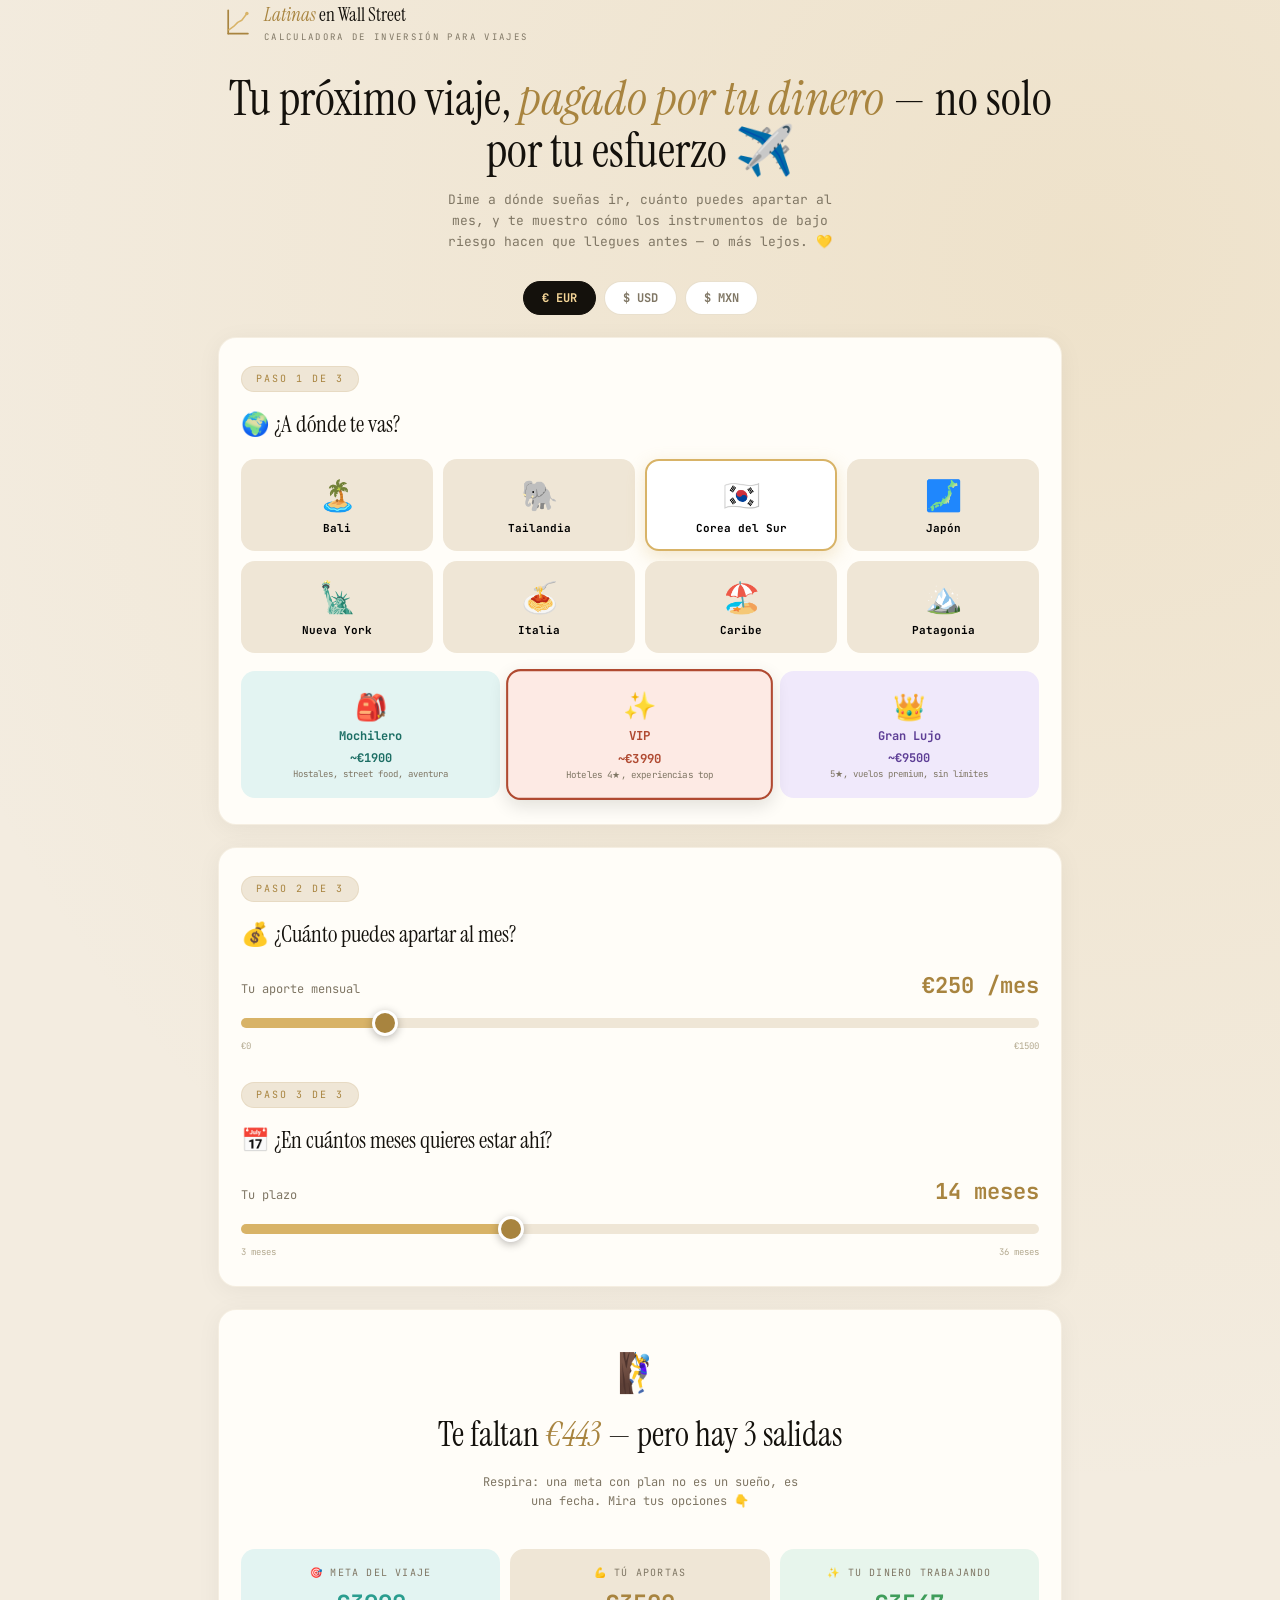
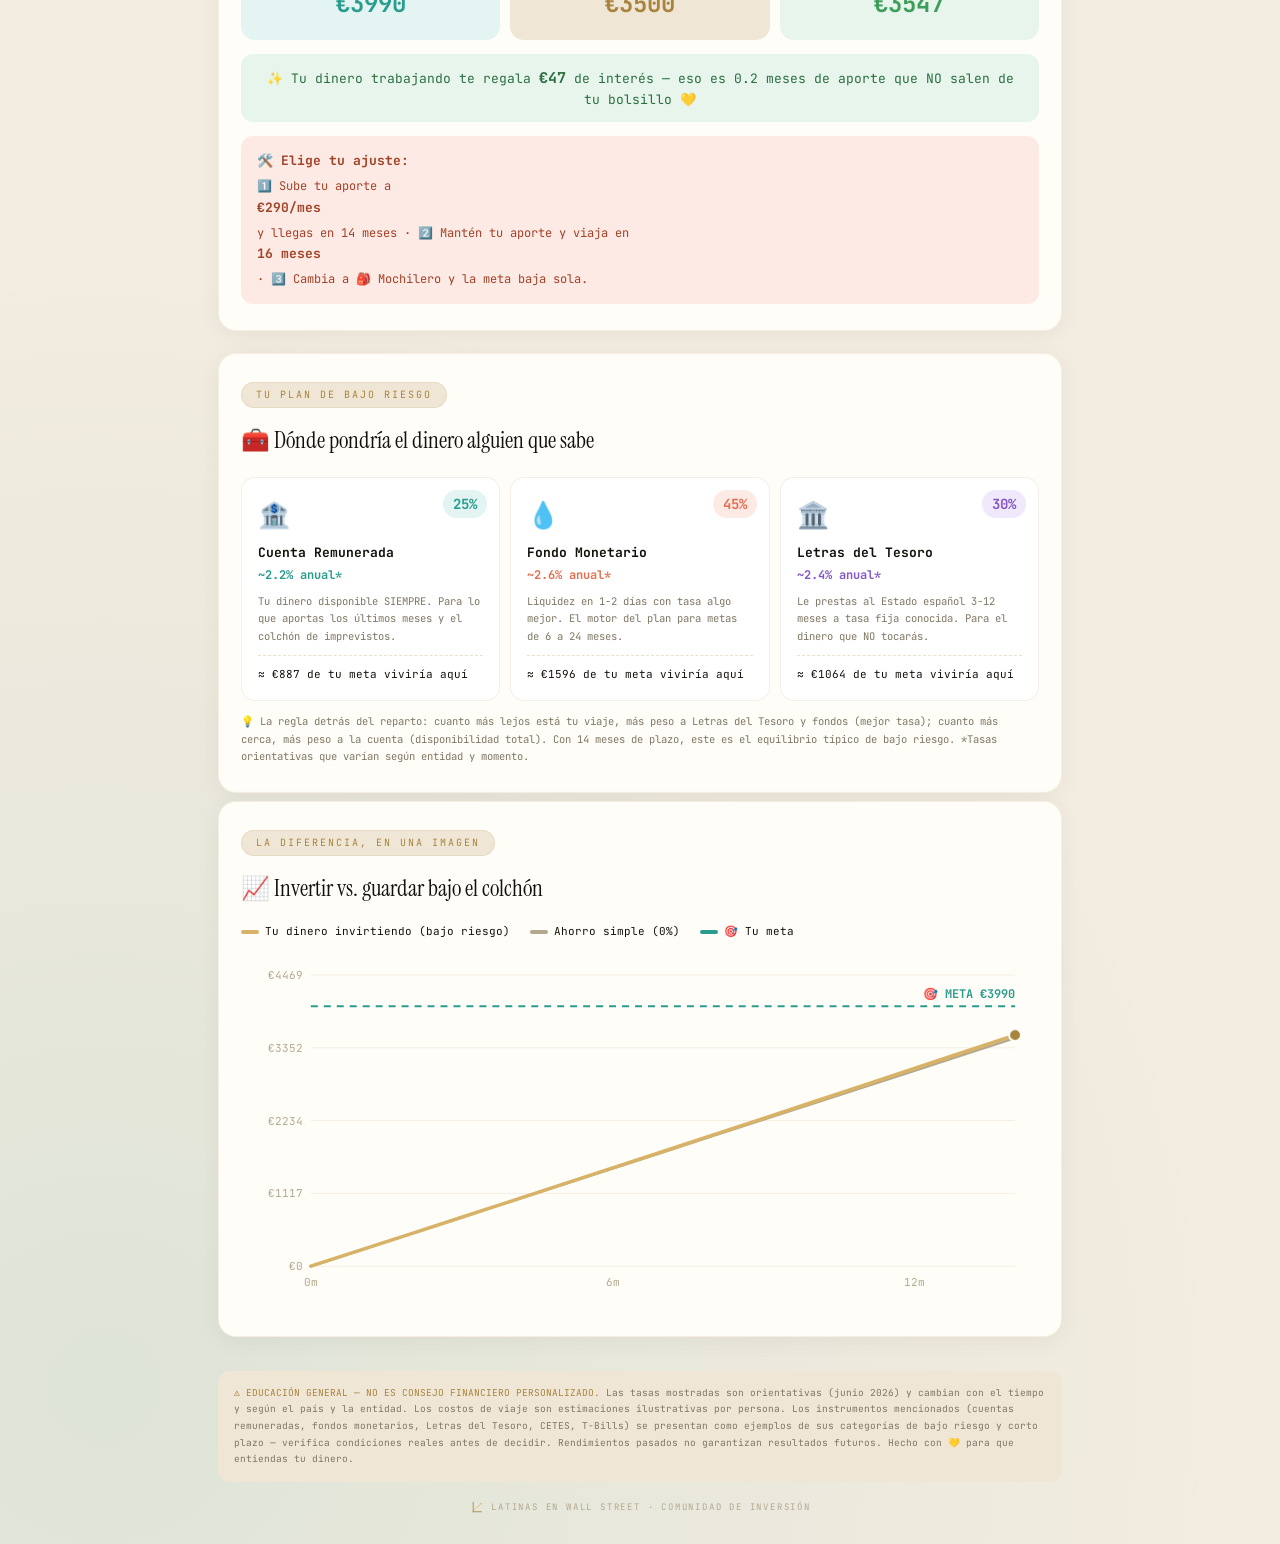
<file: calculadora-viajes.html>
<!DOCTYPE html>
<html lang="es">
<head>
<meta charset="UTF-8">
<meta name="viewport" content="width=device-width, initial-scale=1.0">
<title>Calculadora de Inversión para Viajes ✈️ · Latinas en Wall Street</title>
<link rel="icon" href="data:image/svg+xml,%3Csvg xmlns='http://www.w3.org/2000/svg' viewBox='0 0 100 100'%3E%3Cpath d='M30 16 V84' stroke='%23a8843f' stroke-width='6' stroke-linecap='round' fill='none'/%3E%3Cpath d='M30 84 H88' stroke='%23a8843f' stroke-width='6' stroke-linecap='round' fill='none'/%3E%3Cpolyline points='32,73 46,63 58,51 70,45 85,25' stroke='%23d8b367' stroke-width='5' stroke-linecap='round' stroke-linejoin='round' fill='none'/%3E%3Ccircle cx='85' cy='25' r='5' fill='%23d8b367'/%3E%3C/svg%3E">
<style>
@import url('https://fonts.googleapis.com/css2?family=Instrument+Serif:ital@0;1&family=JetBrains+Mono:wght@400;500;700&display=swap');

:root{
  /* Base de marca — modo claro del kit */
  --bg:#f3ece0; --bg-soft:#efe6d6; --card:#fffdf8;
  --ink:#14110c; --muted:#7f7664; --faint:#b3a98f;
  --gold:#d8b367; --gold-deep:#a8843f; --gold-bright:#f3d496;
  --line:rgba(168,132,63,.25); --line-soft:rgba(168,132,63,.12);
  /* Vibrantes */
  --teal:#2a9d8f; --teal-soft:#e3f4f2;
  --coral:#e76f51; --coral-soft:#fdeae4;
  --purple:#8557c7; --purple-soft:#f0e9fb;
  --green:#3f9d5a; --green-soft:#e7f5ec;
  --sky:#3a86ff;
  --mono:'JetBrains Mono',ui-monospace,monospace;
  --serif:'Instrument Serif',Georgia,serif;
}
*{box-sizing:border-box;margin:0;padding:0}
body{background:var(--bg);color:var(--ink);font-family:var(--mono);line-height:1.6;
  background-image:radial-gradient(circle at 85% 8%, rgba(216,179,103,.18), transparent 40%),radial-gradient(circle at 8% 95%, rgba(42,157,143,.10), transparent 35%)}
.wrap{max-width:880px;margin:0 auto;padding:0 18px}

/* ===== Header ===== */
header{padding:22px 0 8px}
.brand{display:flex;align-items:center;gap:12px}
.brand-name{font-family:var(--serif);font-size:19px}
.brand-name em{font-style:italic;color:var(--gold-deep)}
.brand-sub{font-size:9px;letter-spacing:.26em;color:var(--muted)}
.hero{text-align:center;padding:28px 0 10px}
.hero h1{font-family:var(--serif);font-weight:400;font-size:clamp(30px,5.5vw,48px);line-height:1.08}
.hero h1 em{font-style:italic;color:var(--gold-deep)}
.hero p{margin:14px auto 0;max-width:52ch;font-size:13px;color:var(--muted)}

/* ===== Pasos ===== */
.panel{background:var(--card);border:1px solid var(--line-soft);border-radius:18px;padding:26px 22px;margin-top:22px;box-shadow:0 4px 24px rgba(20,17,12,.05)}
.step-tag{display:inline-block;font-size:10px;letter-spacing:.2em;color:var(--gold-deep);background:var(--bg-soft);border:1px solid var(--line-soft);border-radius:99px;padding:4px 14px;margin-bottom:14px}
.q{font-family:var(--serif);font-size:23px;font-weight:400;margin-bottom:16px}

/* Destinos */
.dest-grid{display:grid;grid-template-columns:repeat(4,1fr);gap:10px}
@media(max-width:680px){.dest-grid{grid-template-columns:repeat(2,1fr)}}
.dest{font-family:var(--mono);background:var(--bg-soft);border:2px solid transparent;border-radius:14px;padding:14px 8px;text-align:center;cursor:pointer;transition:all .2s}
.dest:hover{transform:translateY(-2px)}
.dest.active{border-color:var(--gold);background:#fff;box-shadow:0 6px 18px rgba(216,179,103,.3)}
.dest .e{font-size:30px;display:block}
.dest .n{font-size:11px;font-weight:700;display:block;margin-top:6px}

/* Tiers */
.tiers{display:grid;grid-template-columns:repeat(3,1fr);gap:10px;margin-top:18px}
@media(max-width:680px){.tiers{grid-template-columns:1fr}}
.tier{font-family:var(--mono);border:2px solid transparent;border-radius:14px;padding:16px 12px;text-align:center;cursor:pointer;transition:all .2s}
.tier .e{font-size:26px}.tier .n{font-size:12px;font-weight:700;display:block;margin-top:4px}
.tier .c{font-size:12px;display:block;margin-top:6px;font-weight:700}
.tier .d{font-size:9px;color:var(--muted);display:block;margin-top:2px}
.tier[data-t="mochilero"]{background:var(--teal-soft);color:#1c6e64}
.tier[data-t="vip"]{background:var(--coral-soft);color:#b04a31}
.tier[data-t="lujo"]{background:var(--purple-soft);color:#5e3f96}
.tier.active{border-color:currentColor;transform:scale(1.03);box-shadow:0 6px 18px rgba(20,17,12,.12)}

/* Sliders */
.slider-row{margin-top:8px}
.slider-head{display:flex;justify-content:space-between;align-items:baseline;margin-bottom:6px}
.slider-head .lab{font-size:12px;color:var(--muted)}
.slider-head .val{font-size:22px;font-weight:700;color:var(--gold-deep)}
input[type=range]{width:100%;-webkit-appearance:none;appearance:none;height:10px;border-radius:99px;background:linear-gradient(90deg,var(--gold) var(--fill,50%),var(--bg-soft) var(--fill,50%));outline:none;cursor:pointer}
input[type=range]::-webkit-slider-thumb{-webkit-appearance:none;appearance:none;width:26px;height:26px;border-radius:50%;background:var(--gold-deep);border:3px solid #fff;box-shadow:0 2px 8px rgba(20,17,12,.3)}
input[type=range]::-moz-range-thumb{width:22px;height:22px;border-radius:50%;background:var(--gold-deep);border:3px solid #fff;box-shadow:0 2px 8px rgba(20,17,12,.3)}
.slider-marks{display:flex;justify-content:space-between;font-size:9px;color:var(--faint);margin-top:4px}

/* Moneda */
.currency{display:flex;gap:8px;justify-content:center;margin-top:18px}
.cur{font-family:var(--mono);font-size:12px;font-weight:700;padding:8px 18px;border-radius:99px;border:1.5px solid var(--line);background:#fff;color:var(--muted);cursor:pointer;transition:all .2s}
.cur.active{background:var(--ink);color:var(--gold-bright);border-color:var(--ink)}

/* ===== Resultado ===== */
.result-hero{text-align:center;padding:6px 0 18px}
.verdict{font-size:38px}
.result-hero h2{font-family:var(--serif);font-weight:400;font-size:clamp(24px,4vw,34px);margin-top:6px}
.result-hero h2 em{font-style:italic;color:var(--gold-deep)}
.result-hero .sub{font-size:12px;color:var(--muted);max-width:48ch;margin:10px auto 0}
.big-numbers{display:grid;grid-template-columns:repeat(3,1fr);gap:10px;margin-top:20px}
@media(max-width:680px){.big-numbers{grid-template-columns:1fr}}
.bignum{border-radius:14px;padding:16px;text-align:center}
.bignum .k{font-size:10px;letter-spacing:.12em;color:var(--muted)}
.bignum .v{font-size:24px;font-weight:700;margin-top:4px}
.bignum.gold{background:var(--bg-soft)} .bignum.gold .v{color:var(--gold-deep)}
.bignum.green{background:var(--green-soft)} .bignum.green .v{color:var(--green)}
.bignum.goal{background:var(--teal-soft)} .bignum.goal .v{color:var(--teal)}
.gift{margin-top:14px;text-align:center;font-size:13px;background:var(--green-soft);border-radius:12px;padding:12px 16px;color:#2c6e41}
.gift b{font-size:15px}
.gap-box{margin-top:14px;background:var(--coral-soft);border-radius:12px;padding:14px 16px;font-size:12px;color:#a14228;line-height:1.7}
.gap-box b{display:block;font-size:13px;margin-bottom:4px}

/* Plan */
.plan{display:grid;grid-template-columns:repeat(3,1fr);gap:10px;margin-top:18px}
@media(max-width:680px){.plan{grid-template-columns:1fr}}
.inst{border-radius:14px;padding:16px;border:1px solid var(--line-soft);background:#fff;position:relative;overflow:hidden}
.inst .pct-badge{position:absolute;top:12px;right:12px;font-size:14px;font-weight:700;padding:3px 10px;border-radius:99px}
.inst .e{font-size:26px}
.inst h4{font-size:13px;margin-top:8px}
.inst .rate{font-size:12px;font-weight:700;margin-top:2px}
.inst .why{font-size:10.5px;color:var(--muted);margin-top:8px;line-height:1.65}
.inst .amt{font-size:11px;margin-top:10px;padding-top:10px;border-top:1px dashed var(--line);color:var(--ink)}
.inst[data-c="teal"] .pct-badge{background:var(--teal-soft);color:var(--teal)} .inst[data-c="teal"] .rate{color:var(--teal)}
.inst[data-c="coral"] .pct-badge{background:var(--coral-soft);color:var(--coral)} .inst[data-c="coral"] .rate{color:var(--coral)}
.inst[data-c="purple"] .pct-badge{background:var(--purple-soft);color:var(--purple)} .inst[data-c="purple"] .rate{color:var(--purple)}
.plan-note{font-size:10.5px;color:var(--muted);margin-top:12px;line-height:1.7}

/* Chart */
.chart-box{margin-top:8px}
.chart-legend{display:flex;flex-wrap:wrap;gap:8px 20px;font-size:11px;margin-bottom:10px}
.chart-legend .sw{display:inline-block;width:18px;height:4px;border-radius:2px;margin-right:6px;vertical-align:middle}
#chart{width:100%;height:auto;display:block}
#chart .grow{stroke-dasharray:1400;stroke-dashoffset:1400;animation:drawLine 1.6s ease-out forwards}
#chart .enddot{opacity:0;animation:popDot .3s ease-out 1.5s forwards}
@keyframes drawLine{to{stroke-dashoffset:0}}
@keyframes popDot{to{opacity:1}}

footer{margin:34px 0 30px}
.disc{font-size:9.5px;color:var(--muted);line-height:1.75;background:var(--bg-soft);border-radius:12px;padding:14px 16px}
.disc b{color:var(--gold-deep);font-weight:400}
.sig{display:flex;align-items:center;justify-content:center;gap:8px;margin-top:18px;font-size:9px;letter-spacing:.2em;color:var(--faint)}
@media(prefers-reduced-motion:reduce){#chart .grow{animation:none;stroke-dashoffset:0}#chart .enddot{animation:none;opacity:1}}
button:focus-visible,input:focus-visible{outline:2px solid var(--gold-deep);outline-offset:2px}
</style>
</head>
<body>

<header class="wrap">
  <div class="brand">
    <svg width="34" height="34" viewBox="0 0 100 100" aria-hidden="true"><path d="M30 16 V84" stroke="#a8843f" stroke-width="5" stroke-linecap="round" fill="none"/><path d="M30 84 H88" stroke="#a8843f" stroke-width="5" stroke-linecap="round" fill="none"/><polyline points="32,73 46,63 58,51 70,45 85,25" stroke="#d8b367" stroke-width="4.5" stroke-linecap="round" stroke-linejoin="round" fill="none"/><circle cx="85" cy="25" r="5" fill="#d8b367"/></svg>
    <div>
      <div class="brand-name"><em>Latinas</em> en Wall Street</div>
      <div class="brand-sub">CALCULADORA DE INVERSIÓN PARA VIAJES</div>
    </div>
  </div>
  <div class="hero">
    <h1>Tu próximo viaje, <em>pagado por tu dinero</em> — no solo por tu esfuerzo ✈️</h1>
    <p>Dime a dónde sueñas ir, cuánto puedes apartar al mes, y te muestro cómo los instrumentos de bajo riesgo hacen que llegues antes — o más lejos. 💛</p>
  </div>
  <div class="currency" role="group" aria-label="Moneda">
    <button class="cur active" data-cur="EUR">€ EUR</button>
    <button class="cur" data-cur="USD">$ USD</button>
    <button class="cur" data-cur="MXN">$ MXN</button>
  </div>
</header>

<main class="wrap">

  <!-- PASO 1 · DESTINO -->
  <section class="panel">
    <span class="step-tag">PASO 1 DE 3</span>
    <h2 class="q">🌍 ¿A dónde te vas?</h2>
    <div class="dest-grid" id="dest-grid" role="group" aria-label="Destino"></div>
    <div class="tiers" id="tiers" role="group" aria-label="Estilo de viaje"></div>
  </section>

  <!-- PASO 2 y 3 · AHORRO Y PLAZO -->
  <section class="panel">
    <span class="step-tag">PASO 2 DE 3</span>
    <h2 class="q">💰 ¿Cuánto puedes apartar al mes?</h2>
    <div class="slider-row">
      <div class="slider-head"><span class="lab">Tu aporte mensual</span><span class="val" id="monthly-val"></span></div>
      <input type="range" id="monthly" min="0" max="100" value="35" aria-label="Aporte mensual">
      <div class="slider-marks"><span id="mk-min"></span><span id="mk-max"></span></div>
    </div>
    <div style="height:26px"></div>
    <span class="step-tag">PASO 3 DE 3</span>
    <h2 class="q">📅 ¿En cuántos meses quieres estar ahí?</h2>
    <div class="slider-row">
      <div class="slider-head"><span class="lab">Tu plazo</span><span class="val" id="months-val"></span></div>
      <input type="range" id="months" min="3" max="36" value="14" aria-label="Meses para el viaje">
      <div class="slider-marks"><span>3 meses</span><span>36 meses</span></div>
    </div>
  </section>

  <!-- RESULTADO -->
  <section class="panel" id="result-panel">
    <div class="result-hero">
      <div class="verdict" id="verdict-emoji">🎉</div>
      <h2 id="verdict-title"></h2>
      <p class="sub" id="verdict-sub"></p>
    </div>
    <div class="big-numbers">
      <div class="bignum goal"><div class="k">🎯 META DEL VIAJE</div><div class="v" id="r-goal"></div></div>
      <div class="bignum gold"><div class="k">💪 TÚ APORTAS</div><div class="v" id="r-saved"></div></div>
      <div class="bignum green"><div class="k">✨ TU DINERO TRABAJANDO</div><div class="v" id="r-total"></div></div>
    </div>
    <div class="gift" id="gift"></div>
    <div class="gap-box" id="gap-box" style="display:none"></div>
  </section>

  <!-- PLAN -->
  <section class="panel">
    <span class="step-tag">TU PLAN DE BAJO RIESGO</span>
    <h2 class="q">🧰 Dónde pondría el dinero alguien que sabe</h2>
    <div class="plan" id="plan"></div>
    <p class="plan-note" id="plan-note"></p>
  </section>

  <!-- GRÁFICO -->
  <section class="panel chart-box">
    <span class="step-tag">LA DIFERENCIA, EN UNA IMAGEN</span>
    <h2 class="q">📈 Invertir vs. guardar bajo el colchón</h2>
    <div class="chart-legend">
      <span><span class="sw" style="background:#d8b367"></span>Tu dinero invirtiendo (bajo riesgo)</span>
      <span><span class="sw" style="background:#b3a98f"></span>Ahorro simple (0%)</span>
      <span><span class="sw" style="background:#2a9d8f"></span>🎯 Tu meta</span>
    </div>
    <svg id="chart" viewBox="0 0 800 360" preserveAspectRatio="xMidYMid meet" role="img" aria-label="Gráfico de crecimiento del dinero"></svg>
  </section>

  <footer>
    <div class="disc"><b>⚠️ EDUCACIÓN GENERAL — NO ES CONSEJO FINANCIERO PERSONALIZADO. </b>Las tasas mostradas son orientativas (junio 2026) y cambian con el tiempo y según el país y la entidad. Los costos de viaje son estimaciones ilustrativas por persona. Los instrumentos mencionados (cuentas remuneradas, fondos monetarios, Letras del Tesoro, CETES, T-Bills) se presentan como ejemplos de sus categorías de bajo riesgo y corto plazo — verifica condiciones reales antes de decidir. Rendimientos pasados no garantizan resultados futuros. Hecho con 💛 para que entiendas tu dinero.</div>
    <div class="sig">
      <svg width="14" height="14" viewBox="0 0 100 100" aria-hidden="true"><path d="M30 16 V84" stroke="#a8843f" stroke-width="6" stroke-linecap="round" fill="none"/><path d="M30 84 H88" stroke="#a8843f" stroke-width="6" stroke-linecap="round" fill="none"/><polyline points="32,73 46,63 58,51 70,45 85,25" stroke="#d8b367" stroke-width="5" fill="none"/><circle cx="85" cy="25" r="5" fill="#d8b367"/></svg>
      LATINAS EN WALL STREET · COMUNIDAD DE INVERSIÓN
    </div>
  </footer>
</main>

<script>
/* ============ CONFIG ============ */
const DESTINOS = [
  { id:"bali",      e:"🏝️", n:"Bali",        base:1200 },
  { id:"tailandia", e:"🐘", n:"Tailandia",   base:1300 },
  { id:"corea",     e:"🇰🇷", n:"Corea del Sur", base:1900 },
  { id:"japon",     e:"🗾", n:"Japón",       base:2000 },
  { id:"nyc",       e:"🗽", n:"Nueva York",  base:1500 },
  { id:"italia",    e:"🍝", n:"Italia",      base:900 },
  { id:"caribe",    e:"🏖️", n:"Caribe",      base:800 },
  { id:"patagonia", e:"🏔️", n:"Patagonia",   base:1400 },
];
const TIERS = [
  { id:"mochilero", e:"🎒", n:"Mochilero", mult:1,   d:"Hostales, street food, aventura" },
  { id:"vip",       e:"✨", n:"VIP",        mult:2.1, d:"Hoteles 4★, experiencias top" },
  { id:"lujo",      e:"👑", n:"Gran Lujo",  mult:5,   d:"5★, vuelos premium, sin límites" },
];
/* Tasas anuales orientativas por moneda (jun 2026) e instrumentos locales */
const CURRENCIES = {
  EUR: { sym:"€", fx:1, monthlyMax:1500, monthlyDefault:250,
    inst:[
      { id:"cuenta", e:"🏦", n:"Cuenta Remunerada", rate:2.2, c:"teal",   why:"Tu dinero disponible SIEMPRE. Para lo que aportas los últimos meses y el colchón de imprevistos." },
      { id:"fondo",  e:"💧", n:"Fondo Monetario",   rate:2.6, c:"coral",  why:"Liquidez en 1-2 días con tasa algo mejor. El motor del plan para metas de 6 a 24 meses." },
      { id:"letras", e:"🏛️", n:"Letras del Tesoro", rate:2.4, c:"purple", why:"Le prestas al Estado español 3-12 meses a tasa fija conocida. Para el dinero que NO tocarás." },
    ]},
  USD: { sym:"$", fx:1.08, monthlyMax:1600, monthlyDefault:270,
    inst:[
      { id:"cuenta", e:"🏦", n:"High-Yield Savings", rate:4.0, c:"teal",   why:"Tu dinero disponible SIEMPRE. Para lo que aportas los últimos meses y el colchón de imprevistos." },
      { id:"fondo",  e:"💧", n:"Money Market Fund",  rate:4.5, c:"coral",  why:"Liquidez en 1-2 días con tasa algo mejor. El motor del plan para metas de 6 a 24 meses." },
      { id:"letras", e:"🏛️", n:"T-Bills (Tesoro USA)", rate:4.2, c:"purple", why:"Le prestas al gobierno de USA 3-12 meses a tasa fija conocida. Para el dinero que NO tocarás." },
    ]},
  MXN: { sym:"$", fx:20, monthlyMax:30000, monthlyDefault:5000,
    inst:[
      { id:"cuenta", e:"🏦", n:"Cuenta Remunerada", rate:7.0, c:"teal",   why:"Tu dinero disponible SIEMPRE. Para lo que aportas los últimos meses y el colchón de imprevistos." },
      { id:"fondo",  e:"💧", n:"Fondo de Deuda CP",  rate:8.0, c:"coral",  why:"Liquidez en 1-2 días con tasa algo mejor. El motor del plan para metas de 6 a 24 meses." },
      { id:"letras", e:"🏛️", n:"CETES",              rate:8.5, c:"purple", why:"Le prestas al gobierno mexicano 28-364 días a tasa fija conocida. Para el dinero que NO tocarás." },
    ]},
};
/* Mezcla por plazo: [cuenta, fondo, letras] */
function mixByHorizon(m){
  if(m<=6)  return [0.7,0.3,0];
  if(m<=12) return [0.4,0.4,0.2];
  if(m<=24) return [0.25,0.45,0.3];
  return [0.15,0.45,0.4];
}

/* ============ ESTADO ============ */
let state = { dest:"corea", tier:"vip", cur:"EUR", monthly:250, months:14 };

/* ============ HELPERS ============ */
const $ = id=>document.getElementById(id);
function fmt(n){
  const c=CURRENCIES[state.cur];
  return c.sym+Math.round(n).toLocaleString("es-ES")+(state.cur!=="EUR"?" "+state.cur:"");
}
function goalAmount(){
  const d=DESTINOS.find(x=>x.id===state.dest), t=TIERS.find(x=>x.id===state.tier);
  return d.base*t.mult*CURRENCIES[state.cur].fx;
}
function blendedAnnualRate(){
  const mix=mixByHorizon(state.months), inst=CURRENCIES[state.cur].inst;
  return mix.reduce((acc,w,i)=>acc+w*inst[i].rate,0);
}
function fvSeries(pmt,annualRate,n){
  const r=annualRate/100/12, out=[0]; let v=0;
  for(let i=1;i<=n;i++){ v=v*(1+r)+pmt; out.push(v); }
  return out;
}
function monthsToGoal(pmt,annualRate,goal,cap=240){
  const r=annualRate/100/12; let v=0;
  for(let i=1;i<=cap;i++){ v=v*(1+r)+pmt; if(v>=goal) return i; }
  return null;
}

/* ============ RENDER CONTROLES ============ */
function renderDestinos(){
  $("dest-grid").innerHTML = DESTINOS.map(d=>`
    <button class="dest${d.id===state.dest?' active':''}" data-d="${d.id}">
      <span class="e">${d.e}</span><span class="n">${d.n}</span>
    </button>`).join("");
  document.querySelectorAll(".dest").forEach(b=>b.onclick=()=>{state.dest=b.dataset.d;renderAll();});
}
function renderTiers(){
  $("tiers").innerHTML = TIERS.map(t=>{
    const cost=DESTINOS.find(x=>x.id===state.dest).base*t.mult*CURRENCIES[state.cur].fx;
    return `<button class="tier${t.id===state.tier?' active':''}" data-t="${t.id}">
      <span class="e">${t.e}</span><span class="n">${t.n}</span>
      <span class="c">~${fmt(cost)}</span><span class="d">${t.d}</span>
    </button>`;
  }).join("");
  document.querySelectorAll(".tier").forEach(b=>b.onclick=()=>{state.tier=b.dataset.t;renderAll();});
}
function renderCurrency(){
  document.querySelectorAll(".cur").forEach(b=>{
    b.classList.toggle("active",b.dataset.cur===state.cur);
    b.onclick=()=>{
      state.cur=b.dataset.cur;
      const c=CURRENCIES[state.cur];
      state.monthly=c.monthlyDefault;
      renderAll();
    };
  });
}
function renderSliders(){
  const c=CURRENCIES[state.cur];
  const mEl=$("monthly");
  mEl.max=100;
  mEl.value=Math.round(state.monthly/c.monthlyMax*100);
  mEl.style.setProperty("--fill",mEl.value+"%");
  $("monthly-val").textContent=fmt(state.monthly)+" /mes";
  $("mk-min").textContent=fmt(0);
  $("mk-max").textContent=fmt(c.monthlyMax);
  mEl.oninput=()=>{
    state.monthly=Math.round((mEl.value/100)*c.monthlyMax/10)*10;
    mEl.style.setProperty("--fill",mEl.value+"%");
    $("monthly-val").textContent=fmt(state.monthly)+" /mes";
    renderResult();
  };
  const moEl=$("months");
  moEl.value=state.months;
  moEl.style.setProperty("--fill",((state.months-3)/33*100)+"%");
  $("months-val").textContent=state.months+" meses";
  moEl.oninput=()=>{
    state.months=+moEl.value;
    moEl.style.setProperty("--fill",((state.months-3)/33*100)+"%");
    $("months-val").textContent=state.months+" meses";
    renderResult();
  };
}

/* ============ RENDER RESULTADO ============ */
function renderResult(){
  const goal=goalAmount(), rate=blendedAnnualRate();
  const invest=fvSeries(state.monthly,rate,state.months);
  const simple=fvSeries(state.monthly,0,state.months);
  const final=invest[state.months], saved=simple[state.months];
  const interest=final-saved;
  const d=DESTINOS.find(x=>x.id===state.dest), t=TIERS.find(x=>x.id===state.tier);

  $("r-goal").textContent=fmt(goal);
  $("r-saved").textContent=fmt(saved);
  $("r-total").textContent=fmt(final);
  $("gift").innerHTML=`✨ Tu dinero trabajando te regala <b>${fmt(interest)}</b> de interés — ${interest>0?"eso es "+(interest/state.monthly).toFixed(1)+" meses de aporte que NO salen de tu bolsillo 💛":""}`;

  if(final>=goal){
    const early=monthsToGoal(state.monthly,rate,goal);
    $("verdict-emoji").textContent="🎉";
    $("verdict-title").innerHTML=`¡${d.e} ${d.n} ${t.n} <em>es tuyo!</em>`;
    $("verdict-sub").textContent = early && early<state.months
      ? `De hecho, llegas a tu meta en el mes ${early} — ${state.months-early} meses ANTES de lo que planeabas. Podrías subir de categoría… o llevarte a alguien. 😉`
      : `Llegas justo a tiempo, con ${fmt(final-goal)} de margen para los antojos del aeropuerto.`;
    $("gap-box").style.display="none";
  } else {
    const gap=goal-final;
    const needMonths=monthsToGoal(state.monthly,rate,goal);
    const r=rate/100/12;
    const needPmt=goal/(((Math.pow(1+r,state.months)-1)/r));
    $("verdict-emoji").textContent="🧗‍♀️";
    $("verdict-title").innerHTML=`Te faltan <em>${fmt(gap)}</em> — pero hay 3 salidas`;
    $("verdict-sub").textContent="Respira: una meta con plan no es un sueño, es una fecha. Mira tus opciones 👇";
    $("gap-box").style.display="block";
    $("gap-box").innerHTML=`<b>🛠️ Elige tu ajuste:</b>
      1️⃣ Sube tu aporte a <b>${fmt(Math.ceil(needPmt/10)*10)}/mes</b> y llegas en ${state.months} meses ·
      2️⃣ Mantén tu aporte y viaja en <b>${needMonths?needMonths+" meses":"—"}</b> ·
      3️⃣ Cambia a ${t.id!=="mochilero"?"🎒 Mochilero":"un destino más cercano"} y la meta baja sola.`;
  }
  renderPlan(); renderChart(invest,simple,goal);
}

function renderPlan(){
  const mix=mixByHorizon(state.months), inst=CURRENCIES[state.cur].inst;
  const total=fvSeries(state.monthly,blendedAnnualRate(),state.months)[state.months];
  $("plan").innerHTML=inst.map((it,i)=>{
    if(mix[i]===0) return "";
    return `<div class="inst" data-c="${it.c}">
      <span class="pct-badge">${Math.round(mix[i]*100)}%</span>
      <span class="e">${it.e}</span>
      <h4>${it.n}</h4>
      <div class="rate">~${it.rate}% anual*</div>
      <div class="why">${it.why}</div>
      <div class="amt">≈ ${fmt(total*mix[i])} de tu meta viviría aquí</div>
    </div>`;
  }).join("");
  const labels={EUR:"Letras del Tesoro",USD:"T-Bills",MXN:"CETES"};
  $("plan-note").innerHTML=`💡 La regla detrás del reparto: cuanto más lejos está tu viaje, más peso a ${labels[state.cur]} y fondos (mejor tasa); cuanto más cerca, más peso a la cuenta (disponibilidad total). Con ${state.months} meses de plazo, este es el equilibrio típico de bajo riesgo. *Tasas orientativas que varían según entidad y momento.`;
}

/* ============ GRÁFICO ============ */
function renderChart(invest,simple,goal){
  const W=800,H=360,padL=70,padR=24,padT=24,padB=44;
  const n=invest.length-1;
  const maxY=Math.max(goal,invest[n])*1.12;
  const x=i=>padL+(i/n)*(W-padL-padR);
  const y=v=>H-padB-(v/maxY)*(H-padT-padB);
  const line=(s)=>s.map((v,i)=>(i===0?"M":"L")+x(i).toFixed(1)+","+y(v).toFixed(1)).join(" ");
  // grid
  let grid="";
  for(let g=0;g<=4;g++){
    const gv=maxY*g/4, gy=y(gv);
    grid+=`<line x1="${padL}" y1="${gy}" x2="${W-padR}" y2="${gy}" stroke="rgba(168,132,63,.12)" stroke-width="1"/>
    <text x="${padL-8}" y="${gy+4}" text-anchor="end" font-size="11" fill="#b3a98f" font-family="JetBrains Mono">${fmt(gv).replace(" "+state.cur,"")}</text>`;
  }
  // month labels
  let xlab="";
  const stepM=n<=12?3:n<=24?6:12;
  for(let m=0;m<=n;m+=stepM){
    xlab+=`<text x="${x(m)}" y="${H-padB+20}" text-anchor="middle" font-size="11" fill="#b3a98f" font-family="JetBrains Mono">${m}m</text>`;
  }
  // area entre líneas (el "regalo")
  const area=line(invest)+" L"+x(n).toFixed(1)+","+y(simple[n]).toFixed(1)+" "+simple.slice().reverse().map((v,idx)=>"L"+x(n-idx).toFixed(1)+","+y(v).toFixed(1)).join(" ")+" Z";
  const gy=y(goal);
  $("chart").innerHTML=`
    ${grid}${xlab}
    <path d="${area}" fill="rgba(63,157,90,.14)"/>
    <line x1="${padL}" y1="${gy}" x2="${W-padR}" y2="${gy}" stroke="#2a9d8f" stroke-width="2" stroke-dasharray="7 6"/>
    <text x="${W-padR}" y="${gy-8}" text-anchor="end" font-size="12" fill="#2a9d8f" font-family="JetBrains Mono" font-weight="700">🎯 META ${fmt(goal)}</text>
    <path d="${line(simple)}" fill="none" stroke="#b3a98f" stroke-width="2.5" stroke-linecap="round"/>
    <path class="grow" d="${line(invest)}" fill="none" stroke="#d8b367" stroke-width="3.5" stroke-linecap="round" stroke-linejoin="round"/>
    <circle class="enddot" cx="${x(n)}" cy="${y(invest[n])}" r="6" fill="#a8843f" stroke="#fff" stroke-width="2"/>
  `;
}

/* ============ INIT ============ */
function renderAll(){ renderCurrency(); renderDestinos(); renderTiers(); renderSliders(); renderResult(); }
renderAll();
</script>
</body>
</html>
</file>
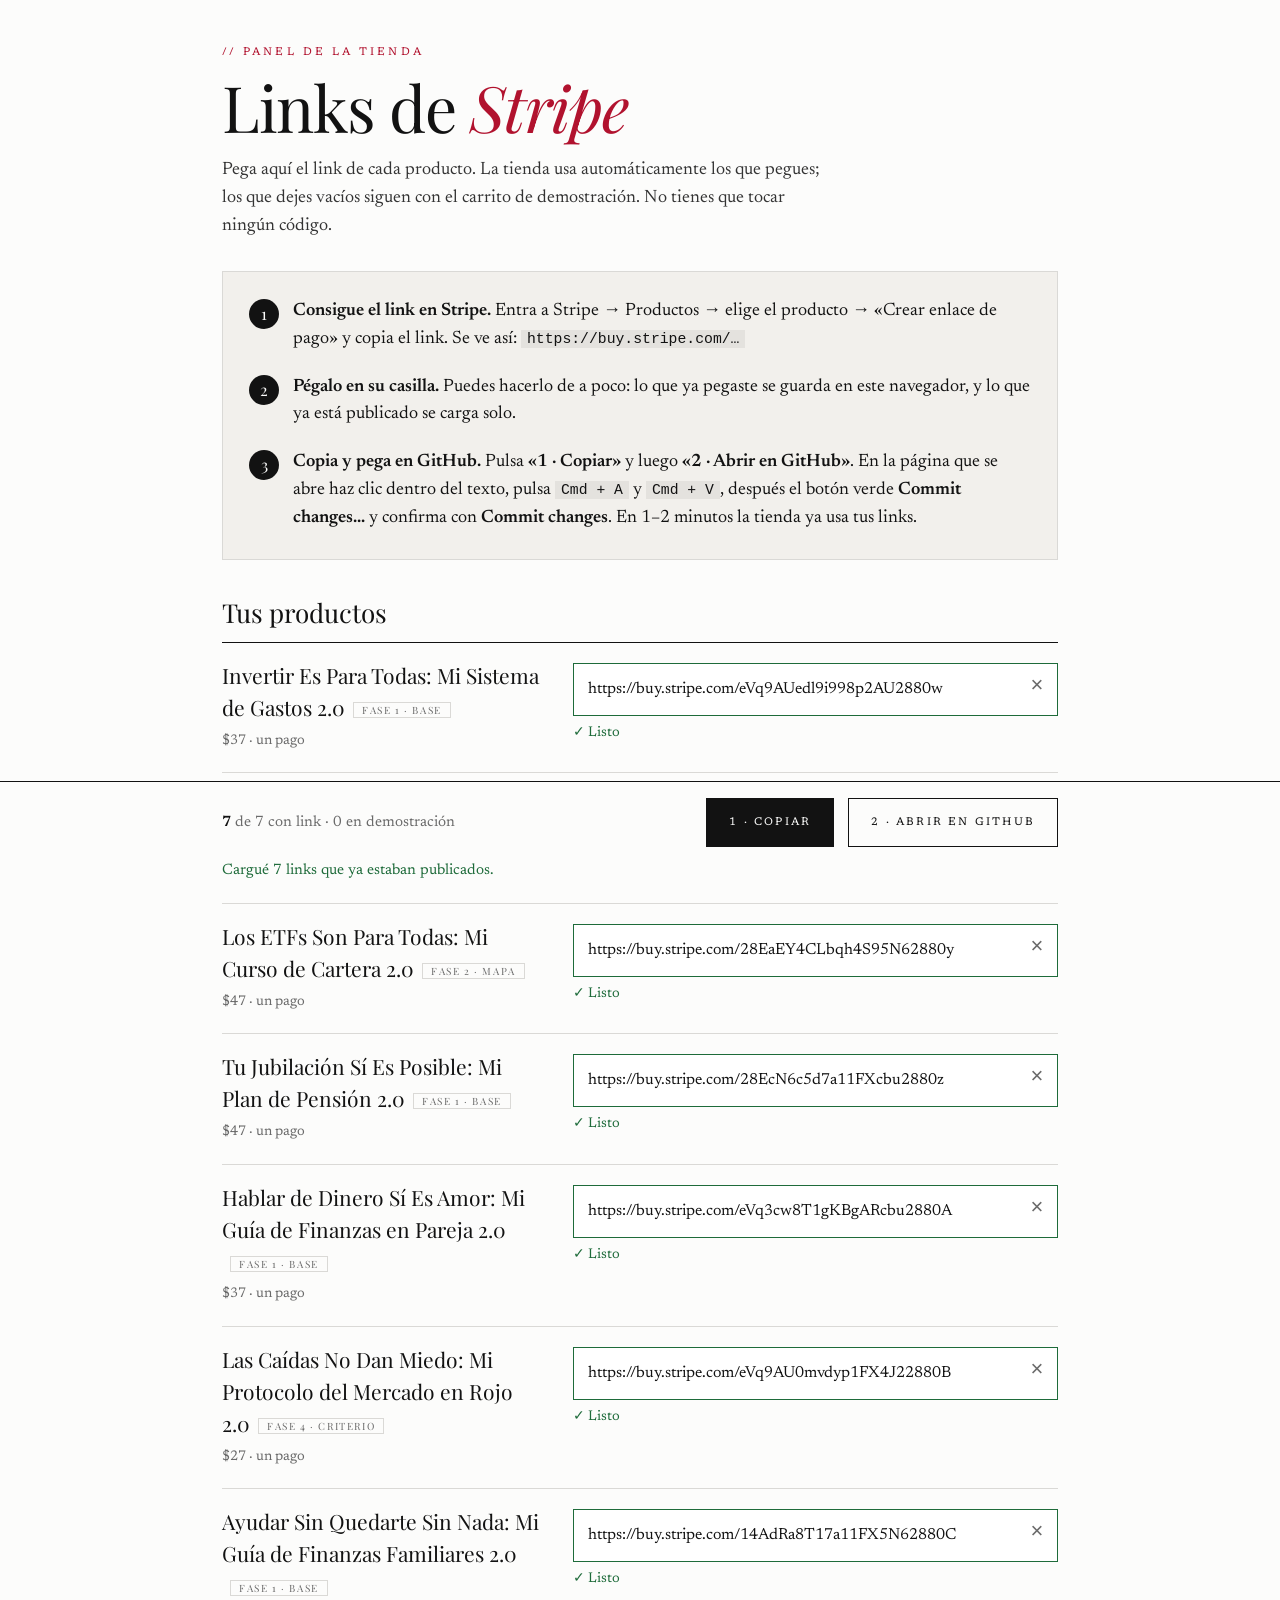
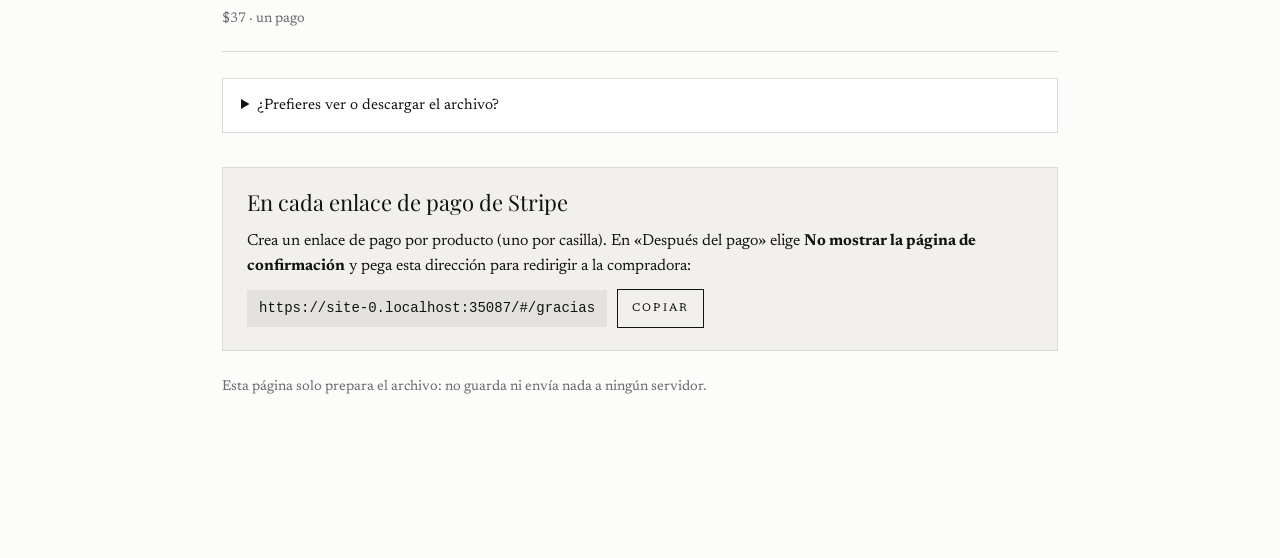
<file: links-stripe.html>
<!DOCTYPE html>
<html lang="es">
<head>
<meta charset="utf-8">
<meta name="viewport" content="width=device-width, initial-scale=1">
<meta name="robots" content="noindex, nofollow">
<title>Links de Stripe · Alexandra Invierte</title>
<link rel="preconnect" href="https://fonts.googleapis.com">
<link rel="preconnect" href="https://fonts.gstatic.com" crossorigin>
<link href="https://fonts.googleapis.com/css2?family=Playfair+Display:ital,wght@0,400..900;1,400..900&family=Newsreader:ital,opsz,wght@0,6..72,200..800;1,6..72,200..800&display=swap" rel="stylesheet">
<style>
  :root{--paper:#FCFCFB;--cream:#F2F0EC;--ink:#121212;--muted:#6A6A6A;--line:#DAD9D6;--red:#B1122E;--ok:#1E6B3A;--warn:#8A5A00}
  *{box-sizing:border-box}
  html{-webkit-text-size-adjust:100%}
  body{margin:0;background:var(--paper);color:var(--ink);font-family:'Newsreader',Georgia,'Times New Roman',serif;font-size:18px;line-height:1.55}
  main{max-width:880px;margin:0 auto;padding:44px 22px 40px}
  .eyebrow{margin:0 0 14px;font-size:11px;letter-spacing:.28em;text-transform:uppercase;color:var(--red)}
  h1{margin:0 0 18px;font-family:'Playfair Display',Georgia,serif;font-weight:400;font-size:clamp(38px,7vw,64px);line-height:1;letter-spacing:-.02em}
  h1 em{font-style:italic;color:var(--red)}
  h2{margin:0 0 14px;font-family:'Playfair Display',Georgia,serif;font-weight:400;font-size:26px;line-height:1.15}
  .lead{margin:0 0 30px;max-width:60ch;color:#333}
  .steps{margin:0 0 38px;padding:26px 26px 6px;background:var(--cream);border:1px solid var(--line);counter-reset:s;list-style:none}
  .steps li{position:relative;margin:0 0 20px;padding-left:44px}
  .steps li::before{counter-increment:s;content:counter(s);position:absolute;left:0;top:1px;width:30px;height:30px;border-radius:50%;background:var(--ink);color:var(--paper);font-family:'Playfair Display',Georgia,serif;font-size:16px;line-height:30px;text-align:center}
  .steps b{font-weight:600}
  code,.mono{font-family:ui-monospace,SFMono-Regular,Menlo,Consolas,monospace;font-size:.82em;background:rgba(0,0,0,.06);padding:1px 6px}
  .list{border-top:1px solid var(--ink)}
  .row{display:grid;grid-template-columns:minmax(0,1fr) minmax(0,1.5fr);gap:8px 28px;padding:20px 0;border-bottom:1px solid var(--line);align-items:start}
  .name{font-family:'Playfair Display',Georgia,serif;font-size:21px;line-height:1.2}
  .meta{display:block;margin-top:4px;font-size:14px;color:var(--muted)}
  .tag{display:inline-block;margin-left:8px;padding:1px 8px;border:1px solid var(--line);font-size:10px;letter-spacing:.16em;text-transform:uppercase;color:var(--muted);vertical-align:2px}
  .field{position:relative}
  input[type=text]{display:block;width:100%;padding:13px 40px 13px 14px;font:inherit;font-size:16px;color:var(--ink);background:#fff;border:1px solid #BDBBB6;border-radius:0}
  input[type=text]::placeholder{color:#A4A29D}
  input[type=text]:focus{outline:2px solid var(--ink);outline-offset:1px}
  .row.is-ok input{border-color:var(--ok)} .row.is-test input,.row.is-warn input{border-color:var(--warn)} .row.is-bad input{border-color:var(--red)}
  .clear{position:absolute;right:4px;top:5px;width:34px;height:34px;border:0;background:none;color:var(--muted);font-size:22px;line-height:1;cursor:pointer;display:none}
  .row.has-value .clear{display:block}
  .status{min-height:1.4em;margin:7px 0 0;font-size:14px;color:var(--muted)}
  .is-ok .status{color:var(--ok)} .is-test .status,.is-warn .status{color:var(--warn)} .is-bad .status{color:var(--red)}
  .bar{position:sticky;bottom:0;z-index:5;margin:0;padding:16px 0 18px;background:var(--paper);border-top:1px solid var(--ink)}
  .bar-in{max-width:880px;margin:0 auto;padding:0 22px;display:flex;flex-wrap:wrap;gap:12px 14px;align-items:center}
  .count{flex:1 1 220px;font-size:15px;color:var(--muted)}
  .count b{color:var(--ink);font-weight:600}
  .btn{appearance:none;display:inline-block;padding:15px 22px;border:1px solid var(--ink);background:var(--ink);color:var(--paper);font:inherit;font-size:11px;letter-spacing:.2em;text-transform:uppercase;text-decoration:none;cursor:pointer;text-align:center}
  .btn:hover{background:#000}
  .btn.ghost{background:transparent;color:var(--ink)} .btn.ghost:hover{background:var(--cream)}
  .btn.pulse{animation:pulse 1.2s ease-in-out 3}
  @keyframes pulse{50%{box-shadow:0 0 0 6px rgba(177,18,46,.28)}}
  .msg{flex:1 1 100%;margin:0;font-size:15px;color:var(--ok)} .msg:empty{display:none}
  details{margin:26px 0 0;border:1px solid var(--line);background:#fff}
  summary{padding:15px 18px;cursor:pointer;font-size:15px}
  details .in{padding:2px 18px 18px;font-size:16px}
  textarea{display:block;width:100%;min-height:260px;margin-top:10px;padding:12px;font-family:ui-monospace,SFMono-Regular,Menlo,Consolas,monospace;font-size:12.5px;line-height:1.5;color:#222;background:var(--cream);border:1px solid var(--line);border-radius:0;resize:vertical}
  .box{margin:34px 0 0;padding:22px 24px;background:var(--cream);border:1px solid var(--line)}
  .box p{margin:0 0 10px;font-size:16px}
  .copyline{display:flex;flex-wrap:wrap;gap:10px;align-items:center}
  .copyline .mono{padding:8px 12px;font-size:14px;word-break:break-all}
  .btn.small{padding:10px 14px}
  .foot{margin:26px 0 0;font-size:14px;color:var(--muted)}
  @media (max-width:680px){
    body{font-size:17px} main{padding-top:30px}
    .row{grid-template-columns:1fr;gap:10px}
    .steps{padding:22px 18px 4px} .steps li{padding-left:40px}
    .bar{padding:12px 0 14px} .bar-in{gap:8px 10px} .count{flex:1 1 100%;font-size:14px}
    .bar .btn{flex:1 1 calc(50% - 5px);padding:13px 8px;letter-spacing:.14em}
    .btn.small{flex:1 1 100%}
  }
</style>
</head>
<body>
<main>
  <p class="eyebrow">// Panel de la tienda</p>
  <h1>Links de <em>Stripe</em></h1>
  <p class="lead">Pega aquí el link de cada producto. La tienda usa automáticamente los que pegues; los que dejes vacíos siguen con el carrito de demostración. No tienes que tocar ningún código.</p>

  <ol class="steps">
    <li><b>Consigue el link en Stripe.</b> Entra a Stripe → Productos → elige el producto → «Crear enlace de pago» y copia el link. Se ve así: <code>https://buy.stripe.com/…</code></li>
    <li><b>Pégalo en su casilla.</b> Puedes hacerlo de a poco: lo que ya pegaste se guarda en este navegador, y lo que ya está publicado se carga solo.</li>
    <li><b>Copia y pega en GitHub.</b> Pulsa <b>«1 · Copiar»</b> y luego <b>«2 · Abrir en GitHub»</b>. En la página que se abre haz clic dentro del texto, pulsa <span class="mono">Cmd + A</span> y <span class="mono">Cmd + V</span>, después el botón verde <b>Commit changes…</b> y confirma con <b>Commit changes</b>. En 1–2 minutos la tienda ya usa tus links.</li>
  </ol>

  <h2>Tus productos</h2>
  <div class="list" id="rows" aria-live="polite"></div>

  <details>
    <summary>¿Prefieres ver o descargar el archivo?</summary>
    <div class="in">
      <p style="margin:6px 0 0">Así queda el archivo <span class="mono">stripe-links.js</span>. Puedes copiarlo desde aquí o descargarlo y arrastrarlo a GitHub (Add file → Upload files).</p>
      <p style="margin:8px 0 0;font-size:14px;color:var(--muted)">Si tu navegador lo guarda como «stripe-links (1).js», bórralo y descárgalo de nuevo o cámbiale el nombre a <span class="mono">stripe-links.js</span> antes de subirlo; si no, GitHub creará un archivo aparte y la tienda no lo leerá.</p>
      <textarea id="preview" readonly spellcheck="false" aria-label="Contenido del archivo stripe-links.js"></textarea>
      <p style="margin:12px 0 0"><button class="btn ghost small" id="download" type="button">Descargar stripe-links.js</button>
      <button class="btn ghost small" id="reload" type="button" style="margin-left:8px">Volver a cargar lo publicado</button></p>
    </div>
  </details>

  <section class="box">
    <h2 style="font-size:22px">En cada enlace de pago de Stripe</h2>
    <p>Crea un enlace de pago por producto (uno por casilla). En «Después del pago» elige <b>No mostrar la página de confirmación</b> y pega esta dirección para redirigir a la compradora:</p>
    <div class="copyline"><span class="mono" id="thanks">https://alexandratrumar.com/#/gracias</span><button class="btn ghost small" id="copythanks" type="button">Copiar</button></div>
  </section>

  <p class="foot">Esta página solo prepara el archivo: no guarda ni envía nada a ningún servidor.</p>
</main>

<div class="bar">
  <div class="bar-in">
    <div class="count" id="count">Cargando…</div>
    <button class="btn" id="copy" type="button">1 · Copiar</button>
    <a class="btn ghost" id="gh" href="https://github.com/marketingensocialmedia-gif/alexandra.invierte/edit/main/stripe-links.js" target="_blank" rel="noopener">2 · Abrir en GitHub</a>
    <p class="msg" id="msg" role="status"></p>
  </div>
</div>

<script>
(function () {
  'use strict';
  var EDIT_URL = 'https://github.com/marketingensocialmedia-gif/alexandra.invierte/edit/main/stripe-links.js';
  var DRAFT_KEY = 'ai-stripe-links-draft-v1';
  var ITEMS = [
    { key: 'sistema-gastos',      name: 'Invertir Es Para Todas: Mi Sistema de Gastos 2.0',      price: 37, tag: 'Fase 1 · Base' },
    { key: 'fondo-emergencia',    name: 'Tu Dinero, Tu Libertad: Mi Fondo de Emergencia 2.0',    price: 37, tag: 'Fase 1 · Base' },
    { key: 'curso-cartera',       name: 'Los ETFs Son Para Todas: Mi Curso de Cartera 2.0',      price: 47, tag: 'Fase 2 · Mapa' },
    { key: 'plan-pension',        name: 'Tu Jubilación Sí Es Posible: Mi Plan de Pensión 2.0',   price: 47, tag: 'Fase 1 · Base' },
    { key: 'finanzas-pareja',     name: 'Hablar de Dinero Sí Es Amor: Mi Guía de Finanzas en Pareja 2.0', price: 37, tag: 'Fase 1 · Base' },
    { key: 'mercado-en-rojo',     name: 'Las Caídas No Dan Miedo: Mi Protocolo del Mercado en Rojo 2.0', price: 27, tag: 'Fase 4 · Criterio' },
    { key: 'finanzas-familiares', name: 'Ayudar Sin Quedarte Sin Nada: Mi Guía de Finanzas Familiares 2.0', price: 37, tag: 'Fase 1 · Base' }
  ];
  var KEYS = ITEMS.map(function (i) { return i.key; });
  var state = {};
  var rows = {};
  var $ = function (s) { return document.querySelector(s); };

  /* ── Comprobación de cada link ─────────────────────────────── */
  function clean(raw) {
    return String(raw == null ? '' : raw).trim().replace(/^["'“”‘’«»]+|["'“”‘’«»]+$/g, '').trim();
  }
  function check(raw) {
    var v = clean(raw);
    if (!v) return { s: 'empty', v: '', t: 'Vacío: esta compra usa el carrito de demostración.' };
    if (/\s/.test(v)) return { s: 'bad', v: v, t: 'El link tiene espacios. Cópialo de nuevo desde Stripe.' };
    if (!/^https:\/\//i.test(v)) return { s: 'bad', v: v, t: 'Tiene que empezar con https://  Cópialo completo desde Stripe.' };
    if (/dashboard\.stripe\.com/i.test(v)) return { s: 'bad', v: v, t: 'Ese es el panel de Stripe, no el link de pago. Copia el «enlace de pago» (buy.stripe.com/…).' };
    if (/^https:\/\/(buy|donate)\.stripe\.com\/./i.test(v)) {
      if (/\/test_/i.test(v)) return { s: 'test', v: v, t: '⚠ Es un link de PRUEBA: no cobra dinero real. Cámbialo por el real antes de vender.' };
      return { s: 'ok', v: v, t: '✓ Listo' };
    }
    return { s: 'warn', v: v, t: '⚠ No parece un link de Stripe (debería empezar con https://buy.stripe.com/). Revísalo.' };
  }
  function included(c) { return c.s === 'ok' || c.s === 'test' || c.s === 'warn'; }

  /* ── El archivo que se genera ──────────────────────────────── */
  function buildFile() {
    var d = new Date();
    var meses = ['enero','febrero','marzo','abril','mayo','junio','julio','agosto','septiembre','octubre','noviembre','diciembre'];
    var fecha = d.getDate() + ' de ' + meses[d.getMonth()] + ' de ' + d.getFullYear();
    var out = [];
    out.push('/* ═══════════════════════════════════════════════════════════════');
    out.push('   LINKS DE STRIPE DE LA TIENDA');
    out.push('   Generado con links-stripe.html el ' + fecha + '.');
    out.push('   Puedes editarlo a mano: pega cada link entre las comillas de');
    out.push('   su producto y no borres las comillas ni las comas.');
    out.push('   Producto sin link (comillas vacías) = usa el carrito de demostración.');
    out.push('   ═══════════════════════════════════════════════════════════════ */');
    out.push('window.STRIPE_LINKS = {');
    ITEMS.forEach(function (it) {
      var c = check(state[it.key]);
      var val = included(c) ? c.v : '';
      var left = ('"' + it.key + '":');
      while (left.length < 24) left += ' ';
      out.push('  ' + left + JSON.stringify(val) + ',   // ' + it.name + ' ($' + it.price + ')');
    });
    out.push('};');
    return out.join('\n') + '\n';
  }

  /* ── Leer un archivo ya publicado ──────────────────────────── */
  function parseFile(text) {
    var found = {}, re = /"([a-z0-9-]+)"\s*:\s*"((?:[^"\\]|\\.)*)"/g, m;
    while ((m = re.exec(text))) {
      if (KEYS.indexOf(m[1]) === -1) continue;
      try { found[m[1]] = JSON.parse('"' + m[2] + '"'); } catch (e) { found[m[1]] = m[2]; }
    }
    return found;
  }

  /* ── Borrador guardado en este navegador ───────────────────── */
  function loadDraft() {
    try { var t = localStorage.getItem(DRAFT_KEY); return t ? JSON.parse(t) : null; } catch (e) { return null; }
  }
  function saveDraft() {
    try { localStorage.setItem(DRAFT_KEY, JSON.stringify(state)); } catch (e) { /* sin problema */ }
  }
  function clearDraft() {
    try { localStorage.removeItem(DRAFT_KEY); } catch (e) { /* sin problema */ }
  }

  /* ── Pantalla ──────────────────────────────────────────────── */
  function build() {
    var host = $('#rows');
    ITEMS.forEach(function (it, n) {
      var row = document.createElement('div'); row.className = 'row';
      var left = document.createElement('div');
      var name = document.createElement('label'); name.className = 'name'; name.htmlFor = 'in-' + it.key; name.textContent = it.name;
      if (it.tag) { var tg = document.createElement('span'); tg.className = 'tag'; tg.textContent = it.tag; name.appendChild(tg); }
      var meta = document.createElement('span'); meta.className = 'meta'; meta.textContent = '$' + it.price + ' · un pago';
      left.appendChild(name); left.appendChild(meta);
      var right = document.createElement('div');
      var field = document.createElement('div'); field.className = 'field';
      var input = document.createElement('input'); input.type = 'text'; input.id = 'in-' + it.key;
      input.placeholder = 'https://buy.stripe.com/…'; input.autocomplete = 'off'; input.spellcheck = false; input.setAttribute('inputmode', 'url');
      var clear = document.createElement('button'); clear.type = 'button'; clear.className = 'clear'; clear.title = 'Quitar este link'; clear.setAttribute('aria-label', 'Quitar el link de ' + it.name); clear.textContent = '×';
      var status = document.createElement('p'); status.className = 'status';
      field.appendChild(input); field.appendChild(clear);
      right.appendChild(field); right.appendChild(status);
      row.appendChild(left); row.appendChild(right); host.appendChild(row);
      rows[it.key] = { row: row, input: input, status: status };
      input.addEventListener('input', function () { state[it.key] = input.value; refresh(); });
      input.addEventListener('paste', function () { setTimeout(function () { var c = clean(input.value); if (c !== input.value) { input.value = c; } state[it.key] = input.value; refresh(); }, 0); });
      input.addEventListener('blur', function () { var c = clean(input.value); if (c !== input.value) { input.value = c; } state[it.key] = input.value; refresh(); });
      clear.addEventListener('click', function () { input.value = ''; state[it.key] = ''; refresh(); input.focus(); });
    });
  }
  function fillInputs() {
    KEYS.forEach(function (k) { rows[k].input.value = state[k] || ''; });
  }
  function refresh() {
    var ok = 0, bad = 0, empty = 0, test = 0;
    KEYS.forEach(function (k) {
      var c = check(state[k]), r = rows[k];
      r.row.className = 'row is-' + c.s + (state[k] ? ' has-value' : '');
      r.status.textContent = c.t;
      if (c.s === 'bad') bad++; else if (c.s === 'empty') empty++; else { ok++; if (c.s === 'test') test++; }
    });
    var parts = ['<b>' + ok + '</b> de ' + KEYS.length + ' con link'];
    if (bad) parts.push('<b style="color:#B1122E">' + bad + ' con error</b> (no se incluirá' + (bad > 1 ? 'n' : '') + ')');
    if (test) parts.push(test + ' de prueba');
    parts.push(empty + ' en demostración');
    $('#count').innerHTML = parts.join(' · ');
    $('#preview').value = buildFile();
    saveDraft();
  }
  function say(t, err) { var m = $('#msg'); m.textContent = t || ''; m.style.color = err ? '#B1122E' : '#1E6B3A'; }

  function copyText(text) {
    if (navigator.clipboard && window.isSecureContext) return navigator.clipboard.writeText(text);
    return new Promise(function (res, rej) {
      var ta = $('#preview'); ta.removeAttribute('readonly'); ta.focus(); ta.select();
      var okc = false; try { okc = document.execCommand('copy'); } catch (e) { okc = false; }
      ta.setAttribute('readonly', ''); okc ? res() : rej(new Error('copy'));
    });
  }

  function loadPublished(applyDraft) {
    var base = {}; KEYS.forEach(function (k) { base[k] = ''; });
    var done = function (published, note) {
      KEYS.forEach(function (k) { state[k] = published[k] || ''; });
      if (applyDraft) { var d = loadDraft(); if (d) KEYS.forEach(function (k) { if (typeof d[k] === 'string') state[k] = d[k]; }); }
      fillInputs(); refresh(); if (note) say(note);
    };
    if (!/^https?:$/.test(location.protocol)) { done(base); return; }
    fetch('./stripe-links.js?t=' + Date.now(), { cache: 'no-store' })
      .then(function (r) { return r.ok ? r.text() : ''; })
      .then(function (t) {
        var p = t ? parseFile(t) : {}; var n = 0;
        KEYS.forEach(function (k) { if (p[k]) n++; });
        done(p, n ? 'Cargué ' + n + ' link' + (n > 1 ? 's' : '') + ' que ya estaban publicados.' : '');
      })
      .catch(function () { done(base); });
  }

  function init() {
    build();
    try {
      if (/^https?:$/.test(location.protocol)) {
        var local = /^(localhost|127\.|\[::1\])/.test(location.hostname);
        $('#thanks').textContent = (local ? location.origin : 'https://' + location.host) + '/#/gracias';
      }
    } catch (e) { /* se queda el predeterminado */ }
    $('#gh').href = EDIT_URL;
    $('#copy').addEventListener('click', function () {
      copyText(buildFile()).then(function () {
        say('¡Copiado! Ahora pulsa «2 · Abrir en GitHub».');
        var g = $('#gh'); g.classList.remove('pulse'); void g.offsetWidth; g.classList.add('pulse');
      }, function () { say('No pude copiar solo. Abre «¿Prefieres ver o descargar el archivo?» y copia el texto a mano.', true); $('details').open = true; });
    });
    $('#download').addEventListener('click', function () {
      var blob = new Blob([buildFile()], { type: 'text/javascript;charset=utf-8' });
      var a = document.createElement('a'); a.href = URL.createObjectURL(blob); a.download = 'stripe-links.js';
      document.body.appendChild(a); a.click(); document.body.removeChild(a); setTimeout(function () { URL.revokeObjectURL(a.href); }, 1500);
    });
    $('#reload').addEventListener('click', function () { clearDraft(); loadPublished(false); });
    $('#copythanks').addEventListener('click', function () {
      var b = $('#copythanks'); var t = $('#thanks').textContent;
      var ok = function () { b.textContent = '¡Copiado!'; setTimeout(function () { b.textContent = 'Copiar'; }, 1600); };
      if (navigator.clipboard && window.isSecureContext) navigator.clipboard.writeText(t).then(ok); else { var r = document.createRange(); r.selectNode($('#thanks')); var s = getSelection(); s.removeAllRanges(); s.addRange(r); try { document.execCommand('copy'); ok(); } catch (e) { /* nada */ } }
    });
    loadPublished(true);
  }
  init();
})();
</script>
</body>
</html>
</file>
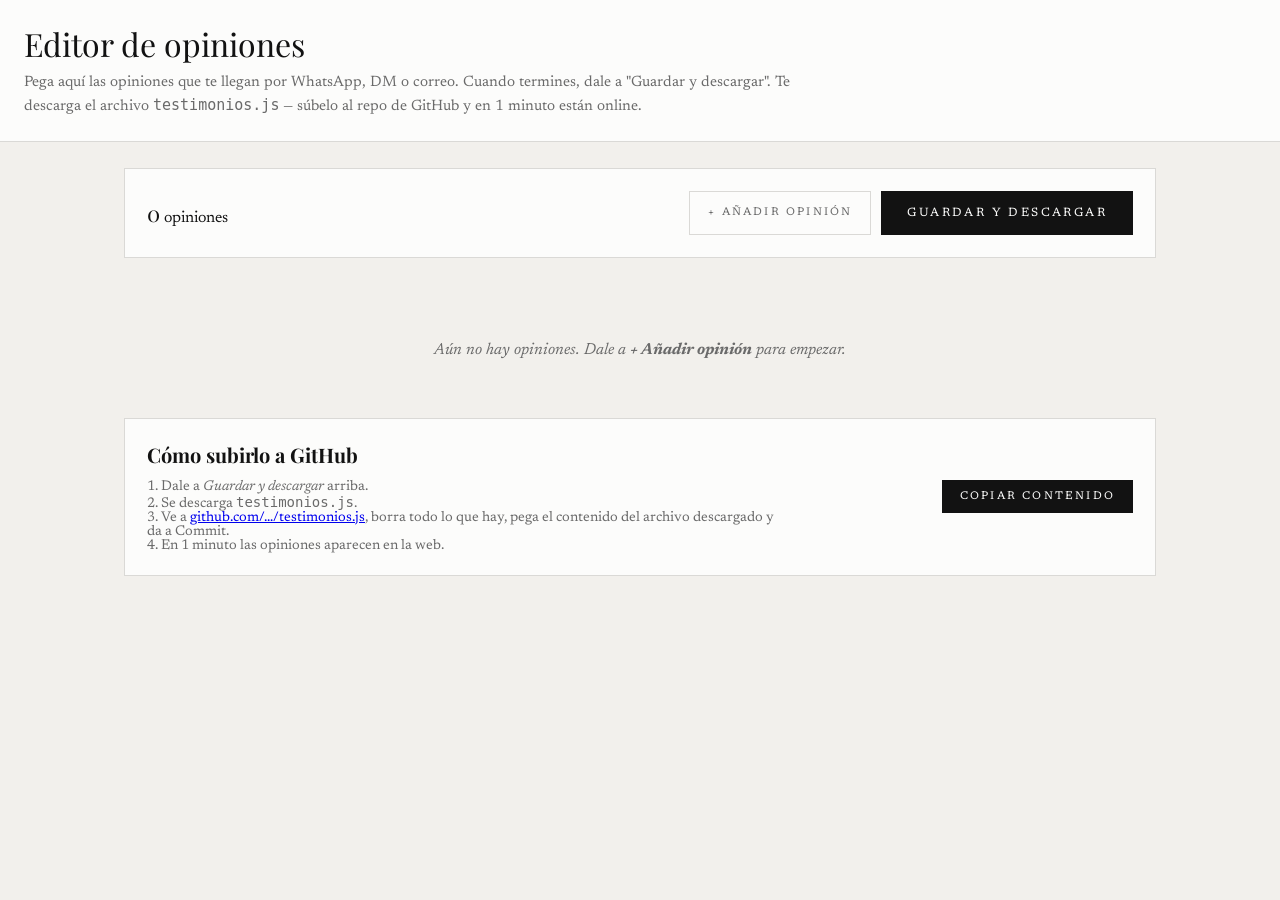
<file: opiniones-editor.html>
<!DOCTYPE html>
<html lang="es">
<head>
<meta charset="utf-8">
<meta name="viewport" content="width=device-width, initial-scale=1">
<meta name="robots" content="noindex, nofollow">
<title>Editor de opiniones · Alexandra Invierte</title>
<link href="https://fonts.googleapis.com/css2?family=Playfair+Display:ital,wght@0,400..900;1,400..900&family=Newsreader:ital,opsz,wght@0,6..72,200..800;1,6..72,200..800&display=swap" rel="stylesheet">
<style>
  html,body{margin:0;padding:0;background:#F2F0EC;color:#121212;font-family:'Newsreader',Georgia,serif}
  *{box-sizing:border-box}
  header{border-bottom:1px solid #DAD9D6;background:#FCFCFB;padding:22px 24px}
  header h1{margin:0;font-family:'Playfair Display',serif;font-weight:400;font-size:32px}
  header p{margin:6px 0 0;color:#6A6A6A;max-width:820px;font-size:15px;line-height:1.55}
  main{max-width:1080px;margin:0 auto;padding:26px 24px 80px}
  .row{background:#FCFCFB;border:1px solid #DAD9D6;padding:20px;margin-bottom:16px;border-radius:2px}
  .row .row-head{display:flex;justify-content:space-between;align-items:baseline;margin-bottom:14px;flex-wrap:wrap;gap:8px}
  .row .row-head strong{font-family:'Playfair Display',serif;font-size:19px;font-weight:400}
  .row .row-head .pill{font-size:10px;letter-spacing:.22em;text-transform:uppercase;color:#B1122E}
  .grid{display:grid;grid-template-columns:1fr 1fr;gap:12px}
  .grid label{display:block;font-size:10px;letter-spacing:.24em;text-transform:uppercase;color:#6A6A6A;margin-bottom:6px}
  .grid input,.grid select,.grid textarea{width:100%;padding:10px 12px;border:1px solid #DAD9D6;font-family:inherit;font-size:15px;background:#FCFCFB}
  .grid .full{grid-column:1 / -1}
  .actions{display:flex;justify-content:space-between;align-items:center;margin-top:14px}
  .btn{background:#121212;color:#FCFCFB;border:0;padding:11px 18px;font-family:inherit;font-size:11px;letter-spacing:.2em;text-transform:uppercase;cursor:pointer}
  .btn:hover{background:#B1122E}
  .btn.ghost{background:none;color:#6A6A6A;border:1px solid #DAD9D6}
  .btn.ghost:hover{color:#B1122E;border-color:#B1122E}
  .btn.big{padding:16px 26px;font-size:12px}
  .stripe{background:#FCFCFB;border:1px solid #DAD9D6;padding:22px;margin-bottom:24px;display:flex;justify-content:space-between;align-items:center;gap:16px;flex-wrap:wrap}
  .stripe .count{font-family:'Playfair Display',serif;font-size:22px}
  .msg{margin-top:12px;font-size:14px;color:#6A6A6A}
  textarea{min-height:110px;font-family:inherit;line-height:1.5}
  .stars{display:inline-flex;gap:2px;font-size:20px;color:#DAD9D6;cursor:pointer;user-select:none}
  .stars span.on{color:#B1122E}
  .stars span{transition:color .1s}
  .empty{padding:60px 20px;text-align:center;color:#6A6A6A;font-style:italic}
</style>
</head>
<body>

<header>
  <h1>Editor de opiniones</h1>
  <p>Pega aquí las opiniones que te llegan por WhatsApp, DM o correo. Cuando termines, dale a "Guardar y descargar". Te descarga el archivo <code>testimonios.js</code> — súbelo al repo de GitHub y en 1 minuto están online.</p>
</header>

<main>

  <div class="stripe">
    <div><span class="count" id="count">0</span> opiniones</div>
    <div style="display:flex;gap:10px;flex-wrap:wrap">
      <button class="btn ghost" onclick="addRow()">+ Añadir opinión</button>
      <button class="btn big" onclick="saveAndDownload()">Guardar y descargar</button>
    </div>
  </div>

  <div id="rows"></div>

  <div class="stripe">
    <div style="max-width:640px">
      <strong style="font-family:'Playfair Display',serif;font-size:20px">Cómo subirlo a GitHub</strong>
      <div class="msg">
        1. Dale a <em>Guardar y descargar</em> arriba.<br>
        2. Se descarga <code>testimonios.js</code>.<br>
        3. Ve a <a href="https://github.com/marketingensocialmedia-gif/alexandra.invierte/edit/main/testimonios.js" target="_blank">github.com/…/testimonios.js</a>, borra todo lo que hay, pega el contenido del archivo descargado y da a Commit.<br>
        4. En 1 minuto las opiniones aparecen en la web.
      </div>
    </div>
    <button class="btn" onclick="copyToClipboard()">Copiar contenido</button>
  </div>

</main>

<script src="./testimonios.js?t=1"></script>
<script>
(function () {
  'use strict';
  var STORAGE_KEY = 'ai-testimonios-draft-v1';
  var PRODUCTS = [
    { id: 'sistema-gastos',      name: 'Sistema de Gastos' },
    { id: 'fondo-emergencia',    name: 'Fondo de Emergencia' },
    { id: 'curso-cartera',       name: 'Curso de Cartera' },
    { id: 'plan-pension',        name: 'Plan de Pensión' },
    { id: 'finanzas-pareja',     name: 'Finanzas en Pareja' },
    { id: 'mercado-en-rojo',     name: 'Mercado en Rojo' },
    { id: 'finanzas-familiares', name: 'Finanzas Familiares' },
    { id: 'general',             name: 'General (no un producto concreto)' }
  ];
  var state = [];

  // Cargar de localStorage o de testimonios.js
  function loadInitial() {
    var draft = null;
    try { draft = JSON.parse(localStorage.getItem(STORAGE_KEY) || 'null'); } catch(e){}
    if (draft && Array.isArray(draft)) return draft;
    if (window.TESTIMONIOS && Array.isArray(window.TESTIMONIOS)) return window.TESTIMONIOS.slice();
    return [];
  }

  function persistDraft() {
    try { localStorage.setItem(STORAGE_KEY, JSON.stringify(state)); } catch(e){}
    document.getElementById('count').textContent = state.length;
  }

  function productOptions(selected) {
    return PRODUCTS.map(function(p){
      return '<option value="' + p.id + '"' + (p.id === selected ? ' selected' : '') + '>' + p.name + '</option>';
    }).join('');
  }

  function renderStars(stars, idx) {
    var s = Number(stars) || 0;
    var html = '<div class="stars" data-idx="' + idx + '">';
    for (var i = 1; i <= 5; i++) {
      html += '<span class="' + (i <= s ? 'on' : '') + '" data-star="' + i + '">★</span>';
    }
    html += '</div>';
    return html;
  }

  function render() {
    var rows = document.getElementById('rows');
    if (state.length === 0) {
      rows.innerHTML = '<div class="empty">Aún no hay opiniones. Dale a <strong>+ Añadir opinión</strong> para empezar.</div>';
      persistDraft();
      return;
    }
    rows.innerHTML = state.map(function(t, i) {
      return '' +
        '<div class="row" data-idx="' + i + '">' +
          '<div class="row-head">' +
            '<strong>Opinión #' + (i + 1) + '</strong>' +
            '<span class="pill">' + (PRODUCTS.find(function(p){return p.id === t.product;}) || {name:'sin producto'}).name + '</span>' +
          '</div>' +
          '<div class="grid">' +
            '<div><label>Nombre</label><input data-field="name" value="' + escapeHTML(t.name || '') + '" placeholder="María"></div>' +
            '<div><label>Lugar (opcional)</label><input data-field="place" value="' + escapeHTML(t.place || '') + '" placeholder="Ciudad de México · Madrid · Bogotá"></div>' +
            '<div><label>Producto</label><select data-field="product">' + productOptions(t.product) + '</select></div>' +
            '<div><label>Estrellas (opcional)</label>' + renderStars(t.stars, i) + '</div>' +
            '<div class="full"><label>Texto de la opinión</label><textarea data-field="text" placeholder="Lo que ella escribió, en sus palabras.">' + escapeHTML(t.text || '') + '</textarea></div>' +
          '</div>' +
          '<div class="actions">' +
            '<button class="btn ghost" onclick="removeRow(' + i + ')">Borrar esta opinión</button>' +
            '<span style="font-size:12px;color:#6A6A6A">Los cambios se guardan solos</span>' +
          '</div>' +
        '</div>';
    }).join('');
    persistDraft();
    attachHandlers();
  }

  function escapeHTML(s) { return String(s).replace(/[&<>"']/g, function(c){ return {'&':'&amp;','<':'&lt;','>':'&gt;','"':'&quot;',"'":'&#39;'}[c]; }); }

  function attachHandlers() {
    document.querySelectorAll('.row').forEach(function(row){
      var idx = Number(row.getAttribute('data-idx'));
      row.querySelectorAll('input[data-field], select[data-field], textarea[data-field]').forEach(function(el){
        el.addEventListener('input', function(){
          var field = el.getAttribute('data-field');
          state[idx][field] = el.value;
          persistDraft();
        });
      });
      var starsEl = row.querySelector('.stars');
      if (starsEl) {
        starsEl.querySelectorAll('span').forEach(function(s){
          s.addEventListener('click', function(){
            var v = Number(s.getAttribute('data-star'));
            state[idx].stars = (state[idx].stars === v) ? 0 : v;
            render();
          });
        });
      }
    });
  }

  window.addRow = function() {
    state.push({ name:'', place:'', text:'', product:'sistema-gastos', stars: 5 });
    render();
  };
  window.removeRow = function(i) {
    if (!confirm('¿Borrar esta opinión?')) return;
    state.splice(i, 1);
    render();
  };

  function buildFileContent() {
    var clean = state.filter(function(t){ return (t.text || '').trim(); }).map(function(t){
      var o = { name: t.name || '', place: t.place || '', text: t.text || '', product: t.product || 'general' };
      if (t.stars) o.stars = Number(t.stars);
      return o;
    });
    var body = clean.map(function(t){
      return '  { name: ' + JSON.stringify(t.name)
           + ', place: ' + JSON.stringify(t.place)
           + ', text: ' + JSON.stringify(t.text)
           + ', product: ' + JSON.stringify(t.product)
           + (t.stars ? ', stars: ' + t.stars : '')
           + ' }';
    }).join(',\n');
    return '// Testimonios · Alexandra Invierte · generado desde /opiniones-editor.html\n\n' +
           'window.TESTIMONIOS = [\n' + body + (body ? '\n' : '') + '];\n';
  }

  window.saveAndDownload = function() {
    var content = buildFileContent();
    var blob = new Blob([content], { type: 'application/javascript' });
    var url = URL.createObjectURL(blob);
    var a = document.createElement('a');
    a.href = url; a.download = 'testimonios.js';
    document.body.appendChild(a); a.click(); document.body.removeChild(a);
    setTimeout(function(){ URL.revokeObjectURL(url); }, 1000);
  };

  window.copyToClipboard = function() {
    var content = buildFileContent();
    navigator.clipboard.writeText(content).then(function(){
      alert('Copiado. Ahora pégalo en GitHub → testimonios.js');
    }, function(){
      // fallback
      var ta = document.createElement('textarea');
      ta.value = content; document.body.appendChild(ta); ta.select();
      document.execCommand('copy'); document.body.removeChild(ta);
      alert('Copiado. Ahora pégalo en GitHub → testimonios.js');
    });
  };

  // Init
  state = loadInitial();
  render();
})();
</script>

</body>
</html>
</file>
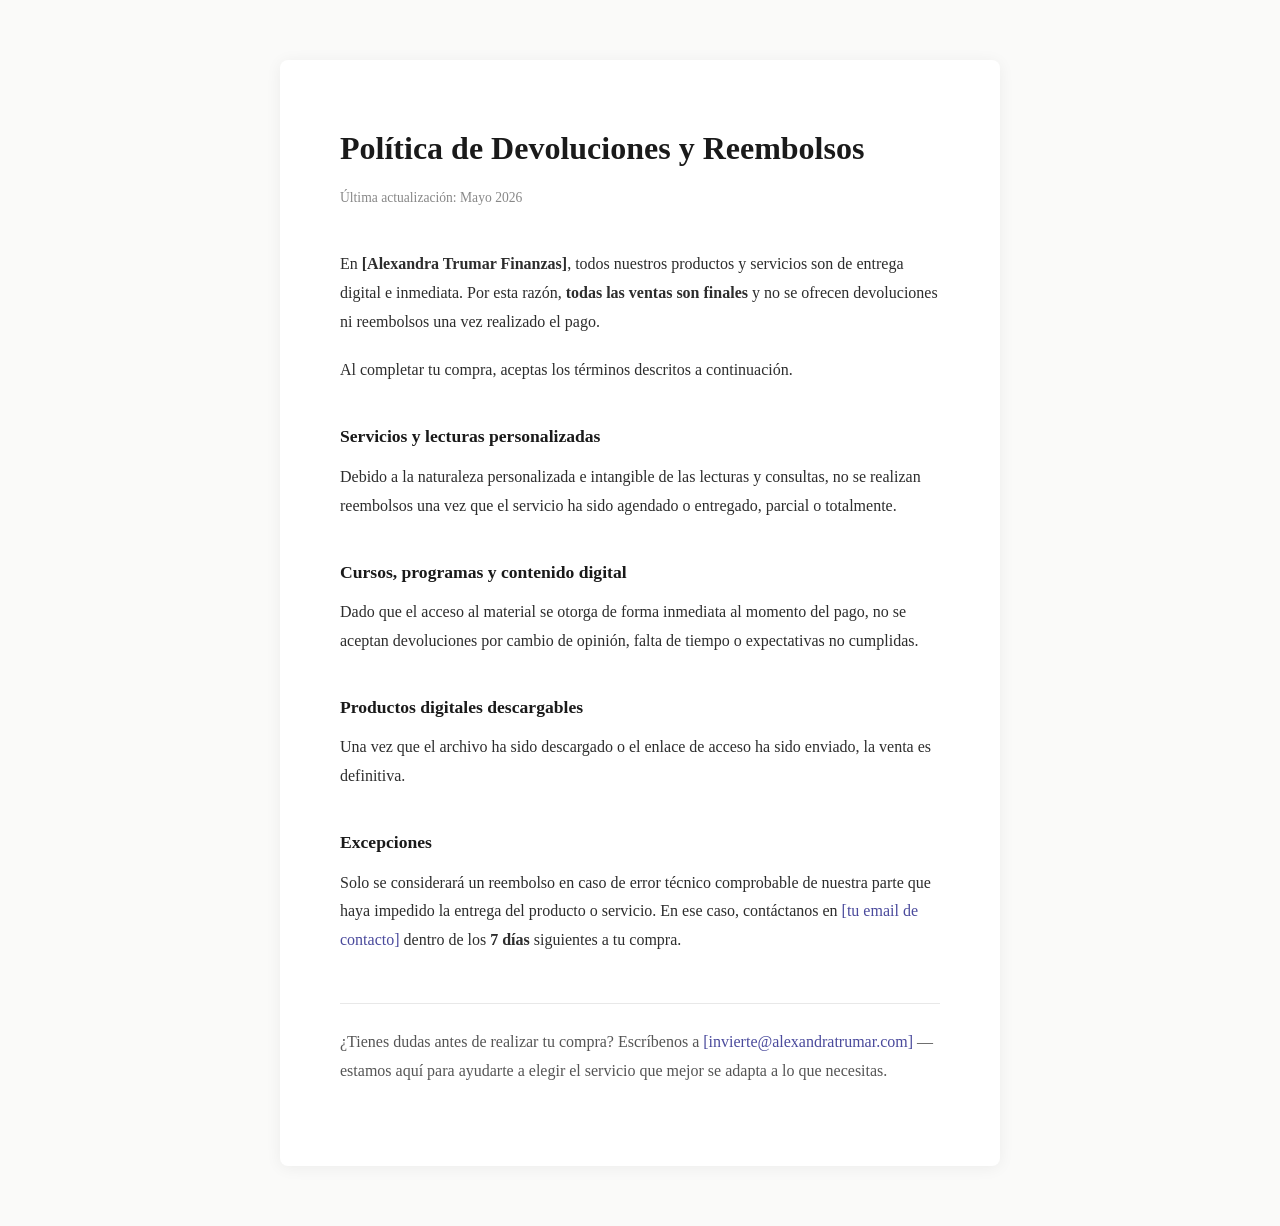
<file: politica-de-reembolsos.html>
<!DOCTYPE html>
<html lang="es">
<head>
  <meta charset="UTF-8" />
  <meta name="viewport" content="width=device-width, initial-scale=1.0"/>
  <title>Política de Devoluciones y Reembolsos</title>
  <style>
    * { box-sizing: border-box; margin: 0; padding: 0; }
    body {
      font-family: 'Georgia', serif;
      background: #fafaf9;
      color: #2d2d2d;
      line-height: 1.8;
      padding: 60px 20px;
    }
    .container {
      max-width: 720px;
      margin: 0 auto;
      background: #ffffff;
      padding: 60px;
      border-radius: 8px;
      box-shadow: 0 2px 16px rgba(0,0,0,0.06);
    }
    h1 {
      font-size: 2rem;
      font-weight: 700;
      margin-bottom: 8px;
      color: #1a1a1a;
    }
    .updated {
      font-size: 0.85rem;
      color: #888;
      margin-bottom: 40px;
    }
    p {
      margin-bottom: 20px;
      font-size: 1rem;
    }
    h2 {
      font-size: 1.1rem;
      font-weight: 700;
      margin-top: 36px;
      margin-bottom: 10px;
      color: #1a1a1a;
    }
    .contact {
      margin-top: 48px;
      padding-top: 24px;
      border-top: 1px solid #e8e8e8;
      font-size: 0.95rem;
      color: #555;
    }
    a {
      color: #4a4a9c;
      text-decoration: none;
    }
    a:hover {
      text-decoration: underline;
    }
  </style>
</head>
<body>
  <div class="container">
    <h1>Política de Devoluciones y Reembolsos</h1>
    <p class="updated">Última actualización: Mayo 2026</p>

    <p>
      En <strong>[Alexandra Trumar Finanzas]</strong>, todos nuestros productos y servicios son de entrega
      digital e inmediata. Por esta razón, <strong>todas las ventas son finales</strong> y no se
      ofrecen devoluciones ni reembolsos una vez realizado el pago.
    </p>

    <p>
      Al completar tu compra, aceptas los términos descritos a continuación.
    </p>

    <h2>Servicios y lecturas personalizadas</h2>
    <p>
      Debido a la naturaleza personalizada e intangible de las lecturas y consultas, no se
      realizan reembolsos una vez que el servicio ha sido agendado o entregado, parcial
      o totalmente.
    </p>

    <h2>Cursos, programas y contenido digital</h2>
    <p>
      Dado que el acceso al material se otorga de forma inmediata al momento del pago,
      no se aceptan devoluciones por cambio de opinión, falta de tiempo o expectativas
      no cumplidas.
    </p>

    <h2>Productos digitales descargables</h2>
    <p>
      Una vez que el archivo ha sido descargado o el enlace de acceso ha sido enviado,
      la venta es definitiva.
    </p>

    <h2>Excepciones</h2>
    <p>
      Solo se considerará un reembolso en caso de error técnico comprobable de nuestra
      parte que haya impedido la entrega del producto o servicio. En ese caso, contáctanos
      en <a href="mailto:[hello@alexandratrumar.com]">[tu email de contacto]</a> dentro de los
      <strong>7 días</strong> siguientes a tu compra.
    </p>

    <div class="contact">
      <p>
        ¿Tienes dudas antes de realizar tu compra? Escríbenos a
        <a href="mailto:[hello@alexandratrumar.com]">[invierte@alexandratrumar.com]</a> —
        estamos aquí para ayudarte a elegir el servicio que mejor se adapta a lo que necesitas.
      </p>
    </div>
  </div>
</body>
</html>
</file>
